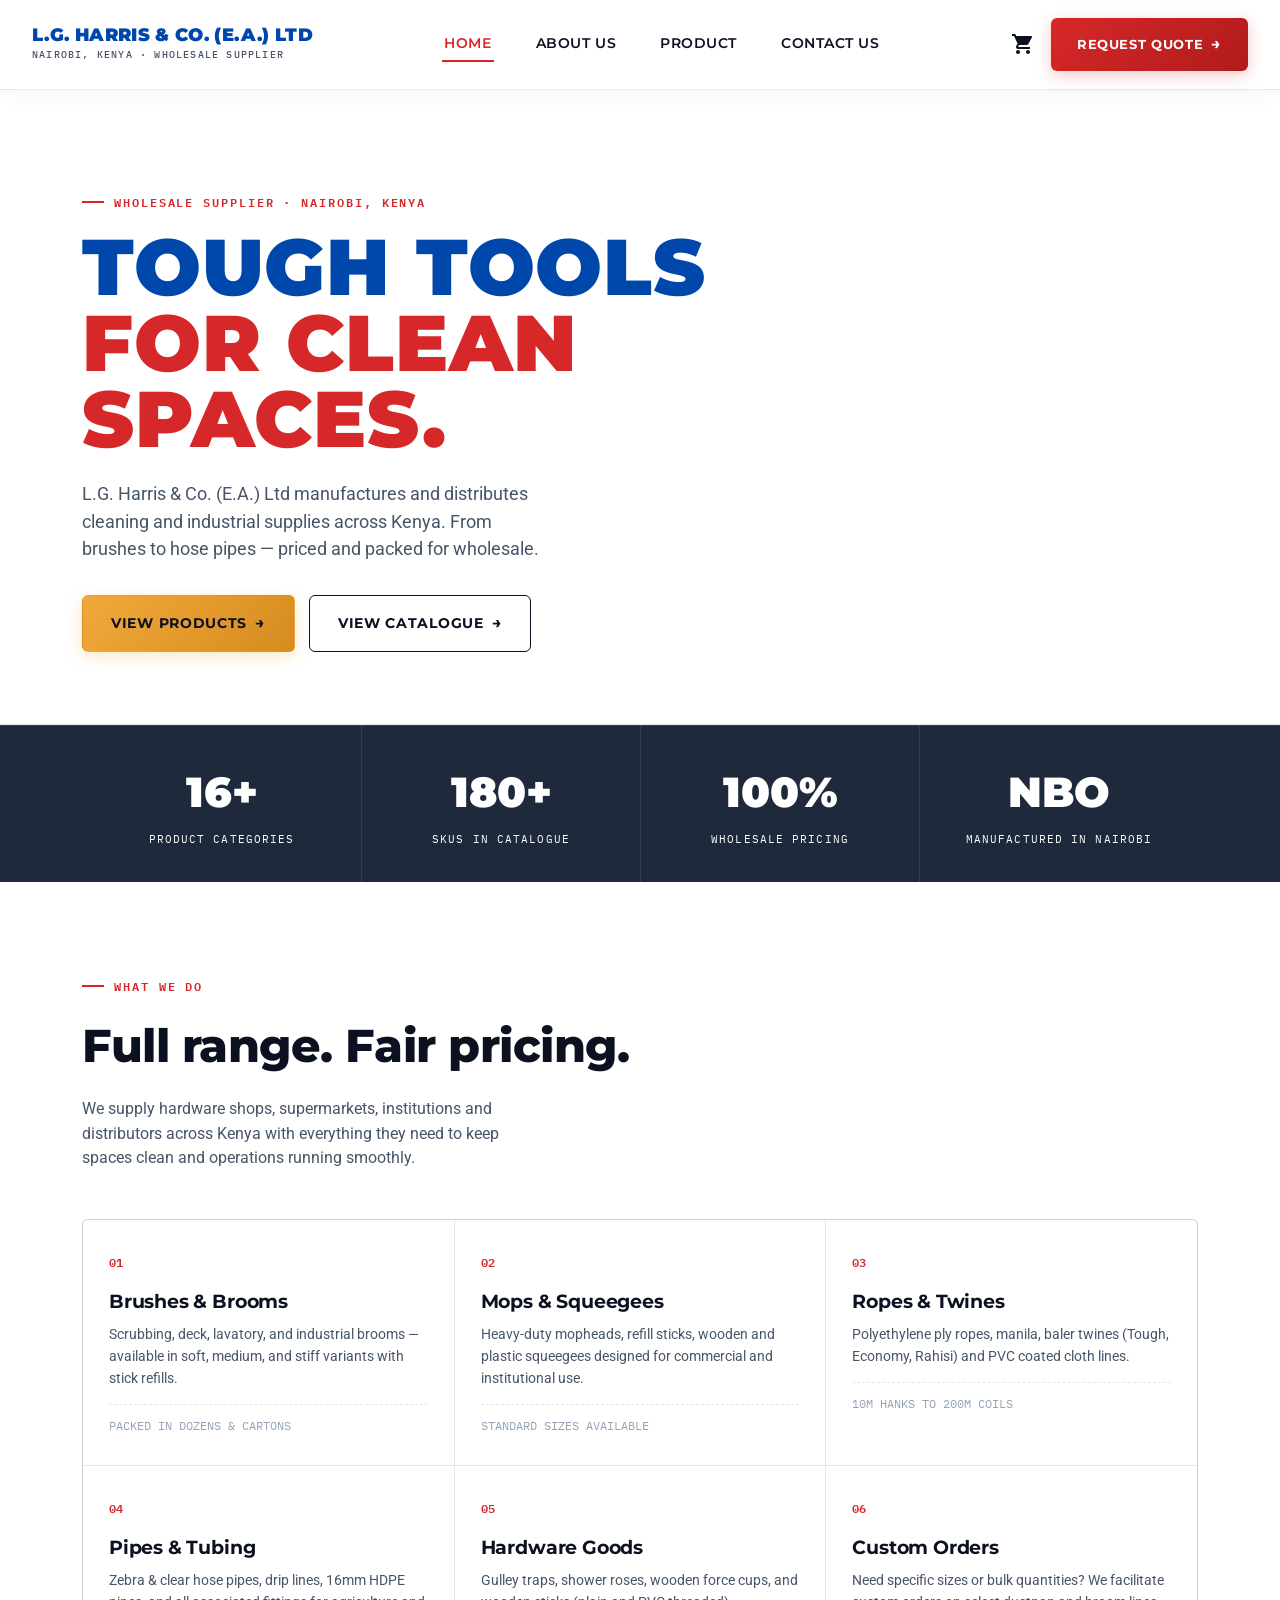
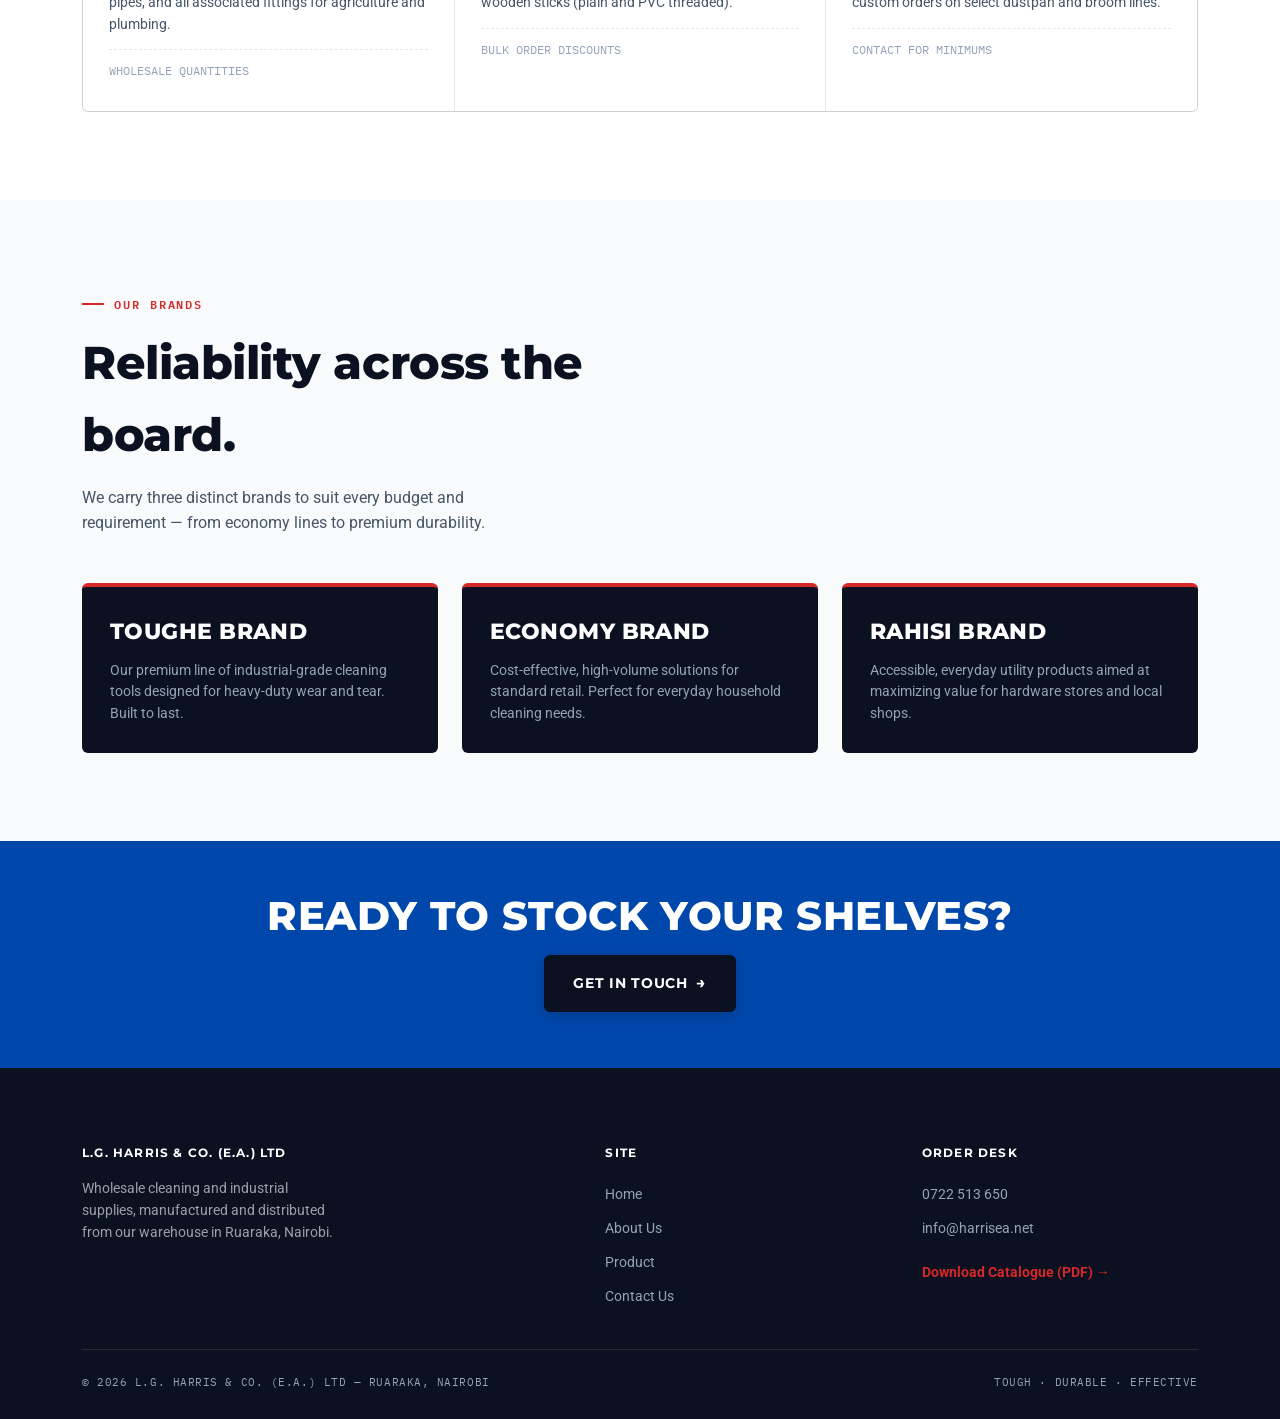
<file: index.html>
<!DOCTYPE html>
<html lang="en">
<head>
<meta charset="UTF-8">
<meta name="viewport" content="width=device-width, initial-scale=1.0">
<title>L.G. Harris & Co. (E.A.) Ltd — Wholesale Cleaning & Industrial Supplies</title>
<meta name="description" content="Wholesale distributor of cleaning and industrial supplies in Kenya. Brushes, brooms, mops, ropes, and hose pipes.">
<link rel="stylesheet" href="styles.css">
</head>
<body>

<header class="site-nav">
  <div class="nav-inner">
    <a href="index.html" class="logo">
      <span class="logo-main">L.G. Harris &amp; Co. (E.A.) Ltd</span>
      <span class="logo-sub">Nairobi, Kenya · Wholesale Supplier</span>
    </a>
    <nav class="primary-links">
      <a href="index.html" aria-current="page">Home</a>
      <a href="about us.html">About Us</a>
      <a href="product.html">Product</a>
      <a href="contact us.html">Contact Us</a>
    </nav>
    <div class="nav-actions">
      <a href="contact us.html" class="nav-cart" title="View Inquiry List">
        <svg viewBox="0 0 24 24"><path d="M7 18c-1.1 0-1.99.9-1.99 2S5.9 22 7 22s2-.9 2-2-.9-2-2-2zM1 2v2h2l3.6 7.59-1.35 2.45c-.16.28-.25.61-.25.96 0 1.1.9 2 2 2h12v-2H7.42c-.14 0-.25-.11-.25-.25l.03-.12.9-1.63h7.45c.75 0 1.41-.41 1.75-1.03l3.58-6.49c.08-.14.12-.31.12-.48 0-.55-.45-1-1-1H5.21l-.94-2H1zm16 16c-1.1 0-1.99.9-1.99 2s.89 2 1.99 2 2-.9 2-2-.9-2-2-2z"/></svg>
        <span id="navCartCount">0</span>
      </a>
      <a href="contact us.html" class="nav-cta">Request Quote</a>
    </div>
    <button class="hamburger" aria-label="Toggle menu">
      <span></span><span></span><span></span>
    </button>
  </div>
  <div class="mobile-panel">
    <a href="index.html">Home</a>
    <a href="about us.html">About Us</a>
    <a href="product.html">Product</a>
    <a href="contact us.html">Contact Us</a>
  </div>
</header>

<section class="hero">
  <div class="wrap">
    <div class="hero-grid">
      <div>
        <span class="eyebrow">Wholesale Supplier · Nairobi, Kenya</span>
        <h1 class="display">Tough tools <br><span class="accent">for clean spaces.</span></h1>
        <p class="lede">L.G. Harris &amp; Co. (E.A.) Ltd manufactures and distributes cleaning and industrial supplies across Kenya. From brushes to hose pipes — priced and packed for wholesale.</p>
        <div class="btn-row">
          <a href="product.html" class="btn btn-primary">View Products</a>
          <a href="catalogue.pdf" target="_blank" class="btn btn-outline">View Catalogue</a>
      </div>
    </div>
  </div>
</section>

<section class="stats">
  <div class="wrap">
    <div class="stats-grid">
      <div class="stat reveal">
        <div class="num" data-target="16" data-suffix="+">0</div>
        <div class="lbl">Product Categories</div>
      </div>
      <div class="stat reveal">
        <div class="num" data-target="180" data-suffix="+">0</div>
        <div class="lbl">SKUs In Catalogue</div>
      </div>
      <div class="stat reveal">
        <div class="num" data-target="100" data-suffix="%">0</div>
        <div class="lbl">Wholesale Pricing</div>
      </div>
      <div class="stat reveal">
        <div class="num">NBO</div>
        <div class="lbl">Manufactured in Nairobi</div>
      </div>
    </div>
  </div>
</section>

<section class="section">
  <div class="wrap">
    <div class="section-head reveal">
      <span class="eyebrow">What We Do</span>
      <h2>Full range. Fair pricing.</h2>
      <p>We supply hardware shops, supermarkets, institutions and distributors across Kenya with everything they need to keep spaces clean and operations running smoothly.</p>
    </div>
    <div class="cat-grid reveal">
      <div class="cat-card">
        <span class="idx">01</span>
        <h3>Brushes & Brooms</h3>
        <p>Scrubbing, deck, lavatory, and industrial brooms — available in soft, medium, and stiff variants with stick refills.</p>
        <div class="pack">PACKED IN DOZENS & CARTONS</div>
      </div>
      <div class="cat-card">
        <span class="idx">02</span>
        <h3>Mops & Squeegees</h3>
        <p>Heavy-duty mopheads, refill sticks, wooden and plastic squeegees designed for commercial and institutional use.</p>
        <div class="pack">STANDARD SIZES AVAILABLE</div>
      </div>
      <div class="cat-card">
        <span class="idx">03</span>
        <h3>Ropes & Twines</h3>
        <p>Polyethylene ply ropes, manila, baler twines (Tough, Economy, Rahisi) and PVC coated cloth lines.</p>
        <div class="pack">10M HANKS TO 200M COILS</div>
      </div>
      <div class="cat-card">
        <span class="idx">04</span>
        <h3>Pipes & Tubing</h3>
        <p>Zebra & clear hose pipes, drip lines, 16mm HDPE pipes, and all associated fittings for agriculture and plumbing.</p>
        <div class="pack">WHOLESALE QUANTITIES</div>
      </div>
      <div class="cat-card">
        <span class="idx">05</span>
        <h3>Hardware Goods</h3>
        <p>Gulley traps, shower roses, wooden force cups, and wooden sticks (plain and PVC threaded).</p>
        <div class="pack">BULK ORDER DISCOUNTS</div>
      </div>
      <div class="cat-card">
        <span class="idx">06</span>
        <h3>Custom Orders</h3>
        <p>Need specific sizes or bulk quantities? We facilitate custom orders on select dustpan and broom lines.</p>
        <div class="pack">CONTACT FOR MINIMUMS</div>
      </div>
    </div>
  </div>
</section>

<section class="section on-dim">
  <div class="wrap">
    <div class="section-head reveal">
      <span class="eyebrow">Our Brands</span>
      <h2>Reliability across the board.</h2>
      <p>We carry three distinct brands to suit every budget and requirement — from economy lines to premium durability.</p>
    </div>
    <div class="brand-row reveal">
      <div class="brand-card">
        <h4>TOUGHe Brand</h4>
        <p>Our premium line of industrial-grade cleaning tools designed for heavy-duty wear and tear. Built to last.</p>
      </div>
      <div class="brand-card">
        <h4>Economy Brand</h4>
        <p>Cost-effective, high-volume solutions for standard retail. Perfect for everyday household cleaning needs.</p>
      </div>
      <div class="brand-card">
        <h4>Rahisi Brand</h4>
        <p>Accessible, everyday utility products aimed at maximizing value for hardware stores and local shops.</p>
      </div>
    </div>
  </div>
</section>

<section class="cta-banner">
  <div class="wrap">
    <h2 class="display" style="letter-spacing:0.01em;">Ready to stock your shelves?</h2>
    <a href="contact us.html" class="btn btn-primary">Get In Touch</a>
  </div>
</section>

<footer>
  <div class="wrap">
    <div class="footer-grid">
      <div>
        <h5>L.G. Harris &amp; Co. (E.A.) Ltd</h5>
        <p style="color:#9BA0A9; font-size:14px; max-width:32ch;">Wholesale cleaning and industrial supplies, manufactured and distributed from our warehouse in Ruaraka, Nairobi.</p>
      </div>
      <div>
        <h5>Site</h5>
        <a href="index.html">Home</a>
        <a href="about us.html">About Us</a>
        <a href="product.html">Product</a>
        <a href="contact us.html">Contact Us</a>
      </div>
      <div>
        <h5>Order Desk</h5>
        <a href="tel:+254722513650">0722 513 650</a>
        <a href="mailto:info@harrisea.net">info@harrisea.net</a>
        <a href="catalogue.pdf" target="_blank" style="margin-top:10px; color:var(--red); font-weight:700;">Download Catalogue (PDF) →</a>
      </div>
    </div>
    <div class="footer-bottom">
      <span>© 2026 L.G. HARRIS &amp; CO. (E.A.) LTD — RUARAKA, NAIROBI</span>
      <span>TOUGH · DURABLE · EFFECTIVE</span>
    </div>
  </div>
</footer>

<script src="script.js"></script>
</body>
</html>
</file>
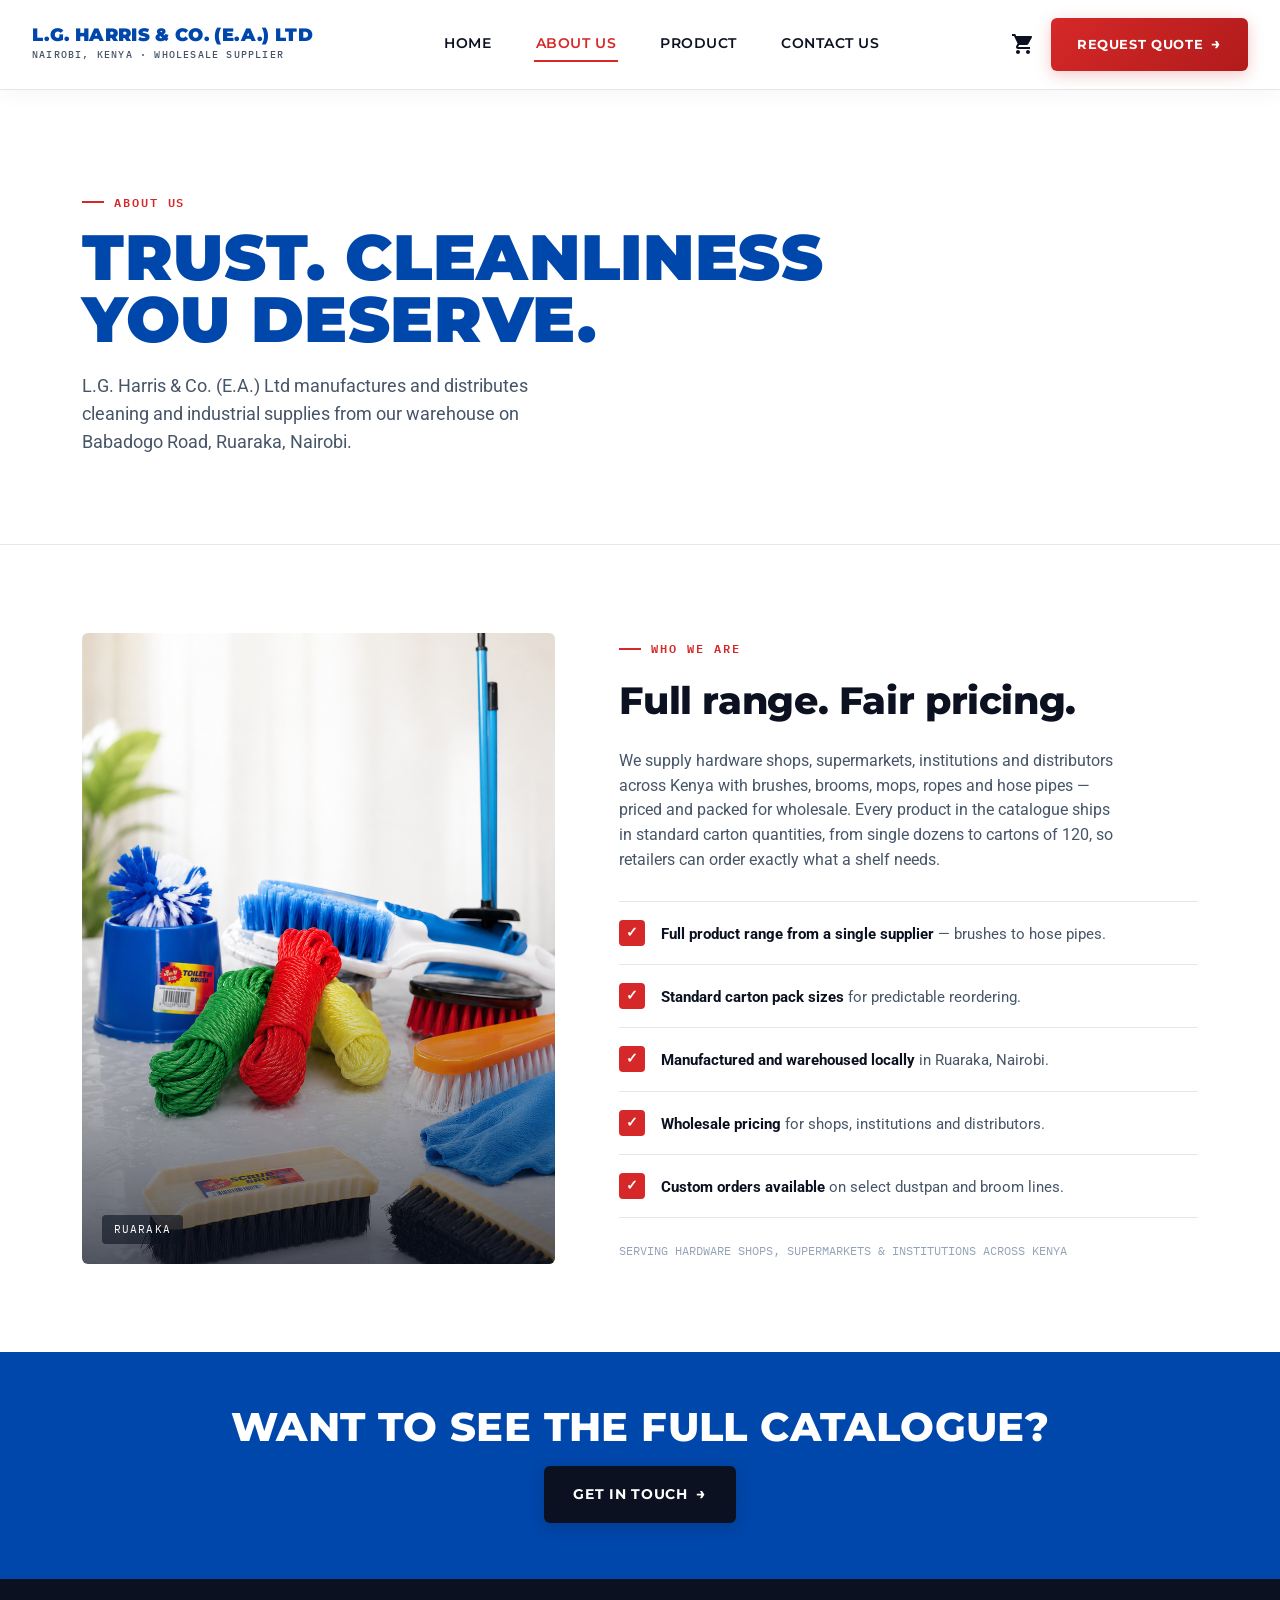
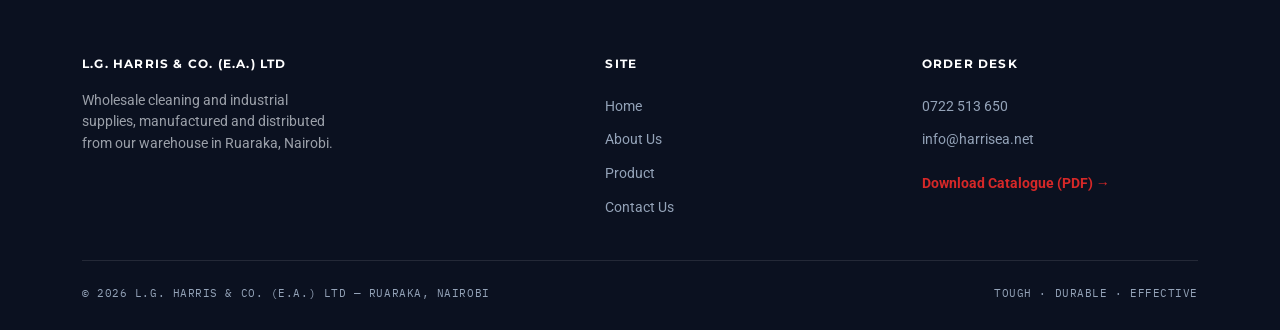
<file: about us.html>
<!DOCTYPE html>
<html lang="en">
<head>
<meta charset="UTF-8">
<meta name="viewport" content="width=device-width, initial-scale=1.0">
<title>About Us — L.G. Harris & Co. (E.A.) Ltd</title>
<meta name="description" content="Who L.G. Harris & Co. (E.A.) Ltd is and how we supply wholesale cleaning and industrial supplies across Kenya.">
<link rel="stylesheet" href="styles.css">
</head>
<body>

<header class="site-nav">
  <div class="nav-inner">
    <a href="index.html" class="logo">
      <span class="logo-main">L.G. Harris &amp; Co. (E.A.) Ltd</span>
      <span class="logo-sub">Nairobi, Kenya · Wholesale Supplier</span>
    </a>
    <nav class="primary-links">
      <a href="index.html">Home</a>
      <a href="about us.html" aria-current="page">About Us</a>
      <a href="product.html">Product</a>
      <a href="contact us.html">Contact Us</a>
    </nav>
    <div class="nav-actions">
      <a href="contact us.html" class="nav-cart" title="View Inquiry List">
        <svg viewBox="0 0 24 24"><path d="M7 18c-1.1 0-1.99.9-1.99 2S5.9 22 7 22s2-.9 2-2-.9-2-2-2zM1 2v2h2l3.6 7.59-1.35 2.45c-.16.28-.25.61-.25.96 0 1.1.9 2 2 2h12v-2H7.42c-.14 0-.25-.11-.25-.25l.03-.12.9-1.63h7.45c.75 0 1.41-.41 1.75-1.03l3.58-6.49c.08-.14.12-.31.12-.48 0-.55-.45-1-1-1H5.21l-.94-2H1zm16 16c-1.1 0-1.99.9-1.99 2s.89 2 1.99 2 2-.9 2-2-.9-2-2-2z"/></svg>
        <span id="navCartCount">0</span>
      </a>
      <a href="contact us.html" class="nav-cta">Request Quote</a>
    </div>
    <button class="hamburger" aria-label="Toggle menu">
      <span></span><span></span><span></span>
    </button>
  </div>
  <div class="mobile-panel">
    <a href="index.html">Home</a>
    <a href="about us.html">About Us</a>
    <a href="product.html">Product</a>
    <a href="contact us.html">Contact Us</a>
  </div>
</header>

<section class="hero" style="padding-bottom:56px;">
  <div class="wrap">
    <span class="eyebrow">About Us</span>
    <h1 class="display" style="font-size:clamp(38px,5.5vw,64px); margin-top:16px;">Trust. Cleanliness<br>you deserve.</h1>
    <p class="lede" style="margin-top:18px;">L.G. Harris &amp; Co. (E.A.) Ltd manufactures and distributes cleaning and industrial supplies from our warehouse on Babadogo Road, Ruaraka, Nairobi.</p>
  </div>
</section>

<section class="section">
  <div class="wrap">
    <div class="about-grid">
      <div class="about-media reveal">
        <img src="images/about-warehouse.png" alt="L.G. Harris Ruaraka Warehouse">
        <span class="cap">Ruaraka</span>
      </div>
      <div class="reveal">
        <span class="eyebrow">Who We Are</span>
        <h2 style="font-size:clamp(28px,3.6vw,38px); margin:14px 0 18px;">Full range. Fair pricing.</h2>
        <p style="color:var(--steel); font-size:16px; max-width:56ch;">
          We supply hardware shops, supermarkets, institutions and distributors across Kenya with brushes, brooms, mops, ropes and hose pipes — priced and packed for wholesale. Every product in the catalogue ships in standard carton quantities, from single dozens to cartons of 120, so retailers can order exactly what a shelf needs.
        </p>

        <div class="value-list">
          <div class="value-item">
            <div class="check">✓</div>
            <p><strong>Full product range from a single supplier</strong> — brushes to hose pipes.</p>
          </div>
          <div class="value-item">
            <div class="check">✓</div>
            <p><strong>Standard carton pack sizes</strong> for predictable reordering.</p>
          </div>
          <div class="value-item">
            <div class="check">✓</div>
            <p><strong>Manufactured and warehoused locally</strong> in Ruaraka, Nairobi.</p>
          </div>
          <div class="value-item">
            <div class="check">✓</div>
            <p><strong>Wholesale pricing</strong> for shops, institutions and distributors.</p>
          </div>
          <div class="value-item">
            <div class="check">✓</div>
            <p><strong>Custom orders available</strong> on select dustpan and broom lines.</p>
          </div>
        </div>
        <p class="timeline-note">SERVING HARDWARE SHOPS, SUPERMARKETS &amp; INSTITUTIONS ACROSS KENYA</p>
      </div>
    </div>
  </div>
</section>

<section class="cta-banner">
  <div class="wrap">
    <h2 class="display" style="letter-spacing:0.01em;">Want to see the full catalogue?</h2>
    <a href="contact us.html" class="btn btn-primary">Get In Touch</a>
  </div>
</section>

<footer>
  <div class="wrap">
    <div class="footer-grid">
      <div>
        <h5>L.G. Harris &amp; Co. (E.A.) Ltd</h5>
        <p style="color:#9BA0A9; font-size:14px; max-width:32ch;">Wholesale cleaning and industrial supplies, manufactured and distributed from our warehouse in Ruaraka, Nairobi.</p>
      </div>
      <div>
        <h5>Site</h5>
        <a href="index.html">Home</a>
        <a href="about us.html">About Us</a>
        <a href="product.html">Product</a>
        <a href="contact us.html">Contact Us</a>
      </div>
      <div>
        <h5>Order Desk</h5>
        <a href="tel:+254722513650">0722 513 650</a>
        <a href="mailto:info@harrisea.net">info@harrisea.net</a>
        <a href="catalogue.pdf" target="_blank" style="margin-top:10px; color:var(--red); font-weight:700;">Download Catalogue (PDF) →</a>
      </div>
    </div>
    <div class="footer-bottom">
      <span>© 2026 L.G. HARRIS &amp; CO. (E.A.) LTD — RUARAKA, NAIROBI</span>
      <span>TOUGH · DURABLE · EFFECTIVE</span>
    </div>
  </div>
</footer>

<script src="script.js"></script>
</body>
</html>
</file>
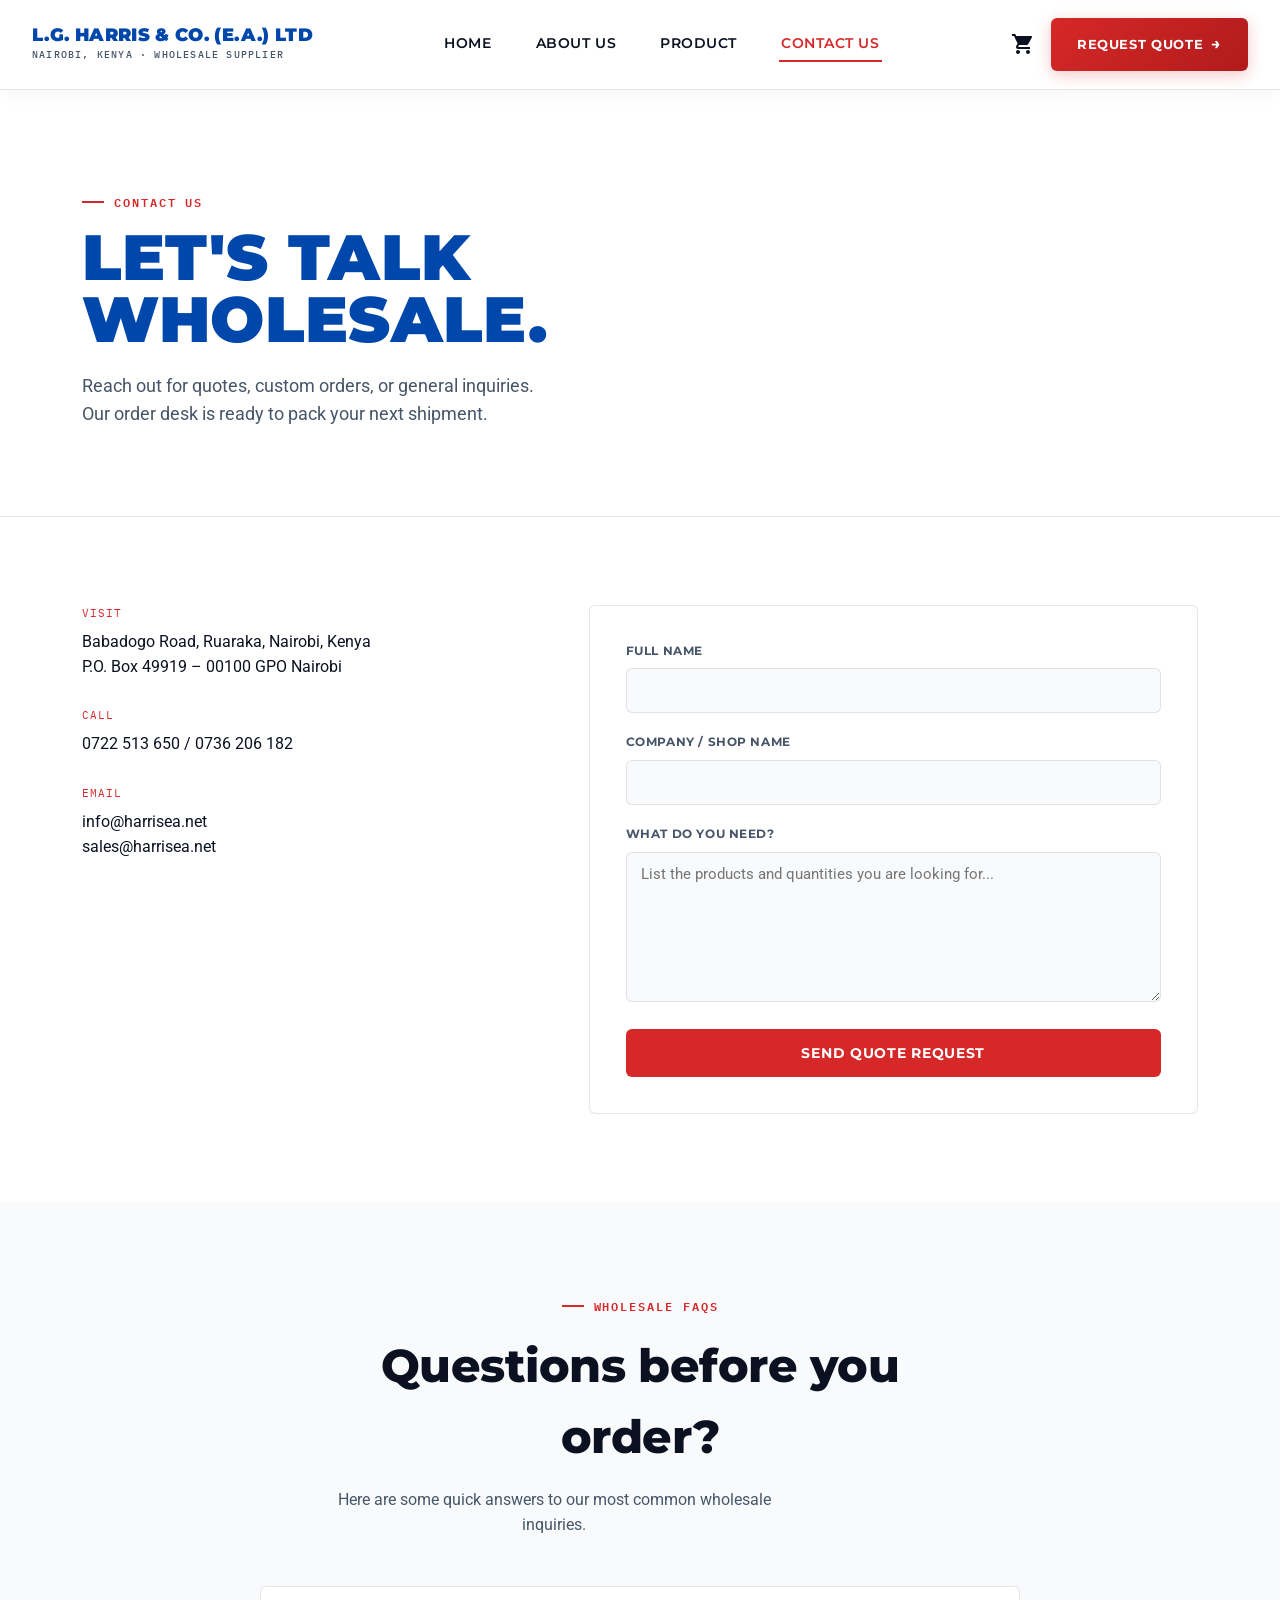
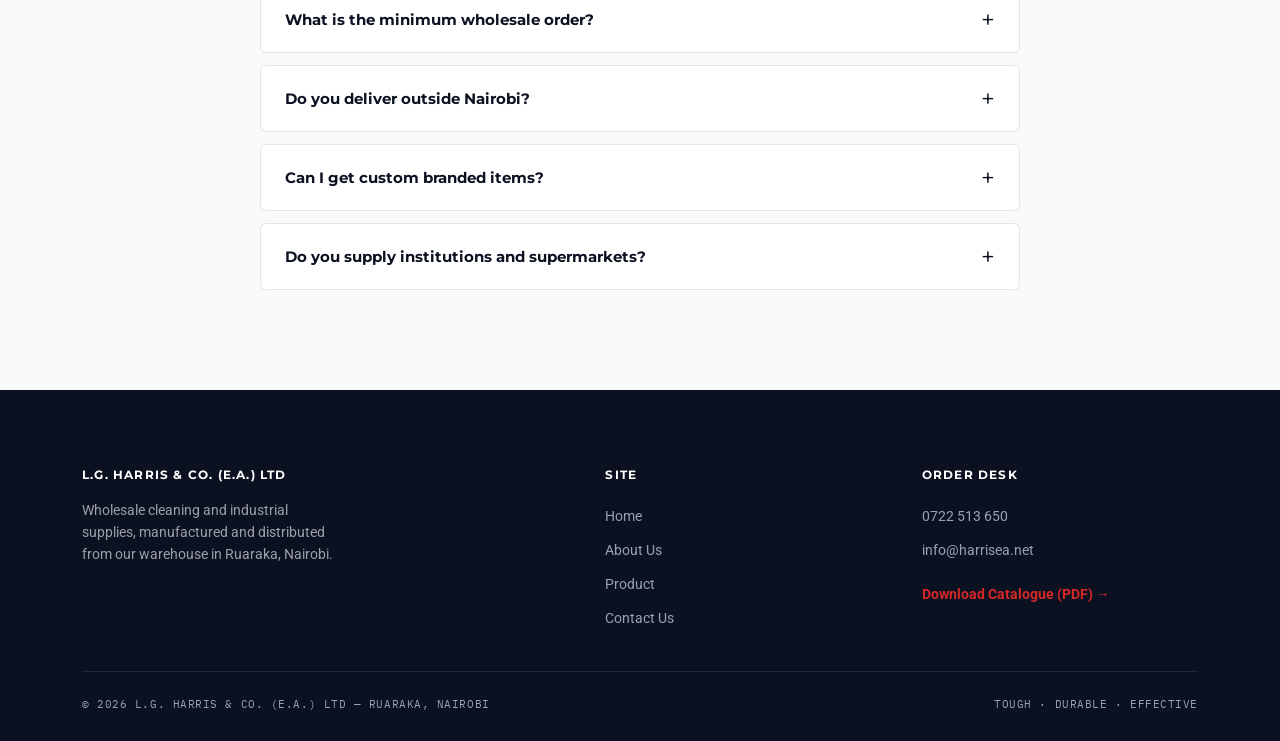
<file: contact us.html>
<!DOCTYPE html>
<html lang="en">
<head>
<meta charset="UTF-8">
<meta name="viewport" content="width=device-width, initial-scale=1.0">
<title>Contact Us — L.G. Harris & Co. (E.A.) Ltd</title>
<meta name="description" content="Contact L.G. Harris & Co. (E.A.) Ltd for wholesale cleaning supplies and industrial orders in Kenya.">
<link rel="stylesheet" href="styles.css">
</head>
<body>

<header class="site-nav">
  <div class="nav-inner">
    <a href="index.html" class="logo">
      <span class="logo-main">L.G. Harris &amp; Co. (E.A.) Ltd</span>
      <span class="logo-sub">Nairobi, Kenya · Wholesale Supplier</span>
    </a>
    <nav class="primary-links">
      <a href="index.html">Home</a>
      <a href="about us.html">About Us</a>
      <a href="product.html">Product</a>
      <a href="contact us.html" aria-current="page">Contact Us</a>
    </nav>
    <div class="nav-actions">
      <a href="contact us.html" class="nav-cart" title="View Inquiry List">
        <svg viewBox="0 0 24 24"><path d="M7 18c-1.1 0-1.99.9-1.99 2S5.9 22 7 22s2-.9 2-2-.9-2-2-2zM1 2v2h2l3.6 7.59-1.35 2.45c-.16.28-.25.61-.25.96 0 1.1.9 2 2 2h12v-2H7.42c-.14 0-.25-.11-.25-.25l.03-.12.9-1.63h7.45c.75 0 1.41-.41 1.75-1.03l3.58-6.49c.08-.14.12-.31.12-.48 0-.55-.45-1-1-1H5.21l-.94-2H1zm16 16c-1.1 0-1.99.9-1.99 2s.89 2 1.99 2 2-.9 2-2-.9-2-2-2z"/></svg>
        <span id="navCartCount">0</span>
      </a>
      <a href="contact us.html" class="nav-cta">Request Quote</a>
    </div>
    <button class="hamburger" aria-label="Toggle menu">
      <span></span><span></span><span></span>
    </button>
  </div>
  <div class="mobile-panel">
    <a href="index.html">Home</a>
    <a href="about us.html">About Us</a>
    <a href="product.html">Product</a>
    <a href="contact us.html">Contact Us</a>
  </div>
</header>

<section class="hero" style="padding-bottom:56px;">
  <div class="wrap">
    <span class="eyebrow">Contact Us</span>
    <h1 class="display" style="font-size:clamp(38px,5.5vw,64px); margin-top:16px;">Let's talk <br>wholesale.</h1>
    <p class="lede" style="margin-top:18px;">Reach out for quotes, custom orders, or general inquiries. Our order desk is ready to pack your next shipment.</p>
  </div>
</section>

<section class="section">
  <div class="wrap">
    <div class="contact-grid">
      
      <div class="info-block reveal">
        <div class="info-item">
          <span class="lbl">Visit</span>
          <p>Babadogo Road, Ruaraka, Nairobi, Kenya<br>P.O. Box 49919 – 00100 GPO Nairobi</p>
        </div>
        <div class="info-item">
          <span class="lbl">Call</span>
          <p>
            <a href="tel:+254722513650">0722 513 650</a> / 
            <a href="tel:+254736206182">0736 206 182</a>
          </p>
        </div>
        <div class="info-item">
          <span class="lbl">Email</span>
          <p>
            <a href="mailto:info@harrisea.net">info@harrisea.net</a><br>
            <a href="mailto:sales@harrisea.net">sales@harrisea.net</a>
          </p>
        </div>
      </div>

      <div class="reveal">
        <form class="quote-form">
          <div class="form-row">
            <label for="name">Full Name</label>
            <input type="text" id="name" name="name">
          </div>
          <div class="form-row">
            <label for="company">Company / Shop Name</label>
            <input type="text" id="company" name="company">
          </div>
          <div class="form-row">
            <label for="need">What do you need?</label>
            <textarea id="need" name="need" placeholder="List the products and quantities you are looking for..." required></textarea>
          </div>
          <button type="submit" class="submit-btn">Send Quote Request</button>
        </form>
      </div>

    </div>
  </div>
</section>

<!-- ACCORDION FAQ SECTION -->
<section class="section on-dim">
  <div class="wrap">
    <div class="section-head reveal" style="text-align:center; margin-left:auto; margin-right:auto;">
      <span class="eyebrow">Wholesale FAQs</span>
      <h2>Questions before you order?</h2>
      <p>Here are some quick answers to our most common wholesale inquiries.</p>
    </div>
    
    <div class="faq-wrap reveal">
      <div class="faq-item">
        <button class="faq-q">What is the minimum wholesale order? <span class="faq-icon">+</span></button>
        <div class="faq-a"><p>We cater to bulk orders packed in standard carton quantities. Minimum order values depend on the product line. Please contact our sales desk for specific minimums.</p></div>
      </div>
      <div class="faq-item">
        <button class="faq-q">Do you deliver outside Nairobi? <span class="faq-icon">+</span></button>
        <div class="faq-a"><p>Yes, we distribute across Kenya. We arrange transport via trusted couriers for upcountry orders, with freight costs covered by the buyer.</p></div>
      </div>
      <div class="faq-item">
        <button class="faq-q">Can I get custom branded items? <span class="faq-icon">+</span></button>
        <div class="faq-a"><p>Custom orders are available on select dustpan and broom lines for large volume distributors. Reach out to us to discuss your specific branding needs.</p></div>
      </div>
      <div class="faq-item">
        <button class="faq-q">Do you supply institutions and supermarkets? <span class="faq-icon">+</span></button>
        <div class="faq-a"><p>Absolutely. We are equipped to supply large-scale institutions, supermarket chains, and hardware distributors with high-volume stock.</p></div>
      </div>
    </div>
  </div>
</section>

<footer>
  <div class="wrap">
    <div class="footer-grid">
      <div>
        <h5>L.G. Harris &amp; Co. (E.A.) Ltd</h5>
        <p style="color:#9BA0A9; font-size:14px; max-width:32ch;">Wholesale cleaning and industrial supplies, manufactured and distributed from our warehouse in Ruaraka, Nairobi.</p>
      </div>
      <div>
        <h5>Site</h5>
        <a href="index.html">Home</a>
        <a href="about us.html">About Us</a>
        <a href="product.html">Product</a>
        <a href="contact us.html">Contact Us</a>
      </div>
      <div>
        <h5>Order Desk</h5>
        <a href="tel:+254722513650">0722 513 650</a>
        <a href="mailto:info@harrisea.net">info@harrisea.net</a>
        <a href="catalogue.pdf" target="_blank" style="margin-top:10px; color:var(--red); font-weight:700;">Download Catalogue (PDF) →</a>
      </div>
    </div>
    <div class="footer-bottom">
      <span>© 2026 L.G. HARRIS &amp; CO. (E.A.) LTD — RUARAKA, NAIROBI</span>
      <span>TOUGH · DURABLE · EFFECTIVE</span>
    </div>
  </div>
</footer>

<script src="script.js"></script>
</body>
</html>
</file>
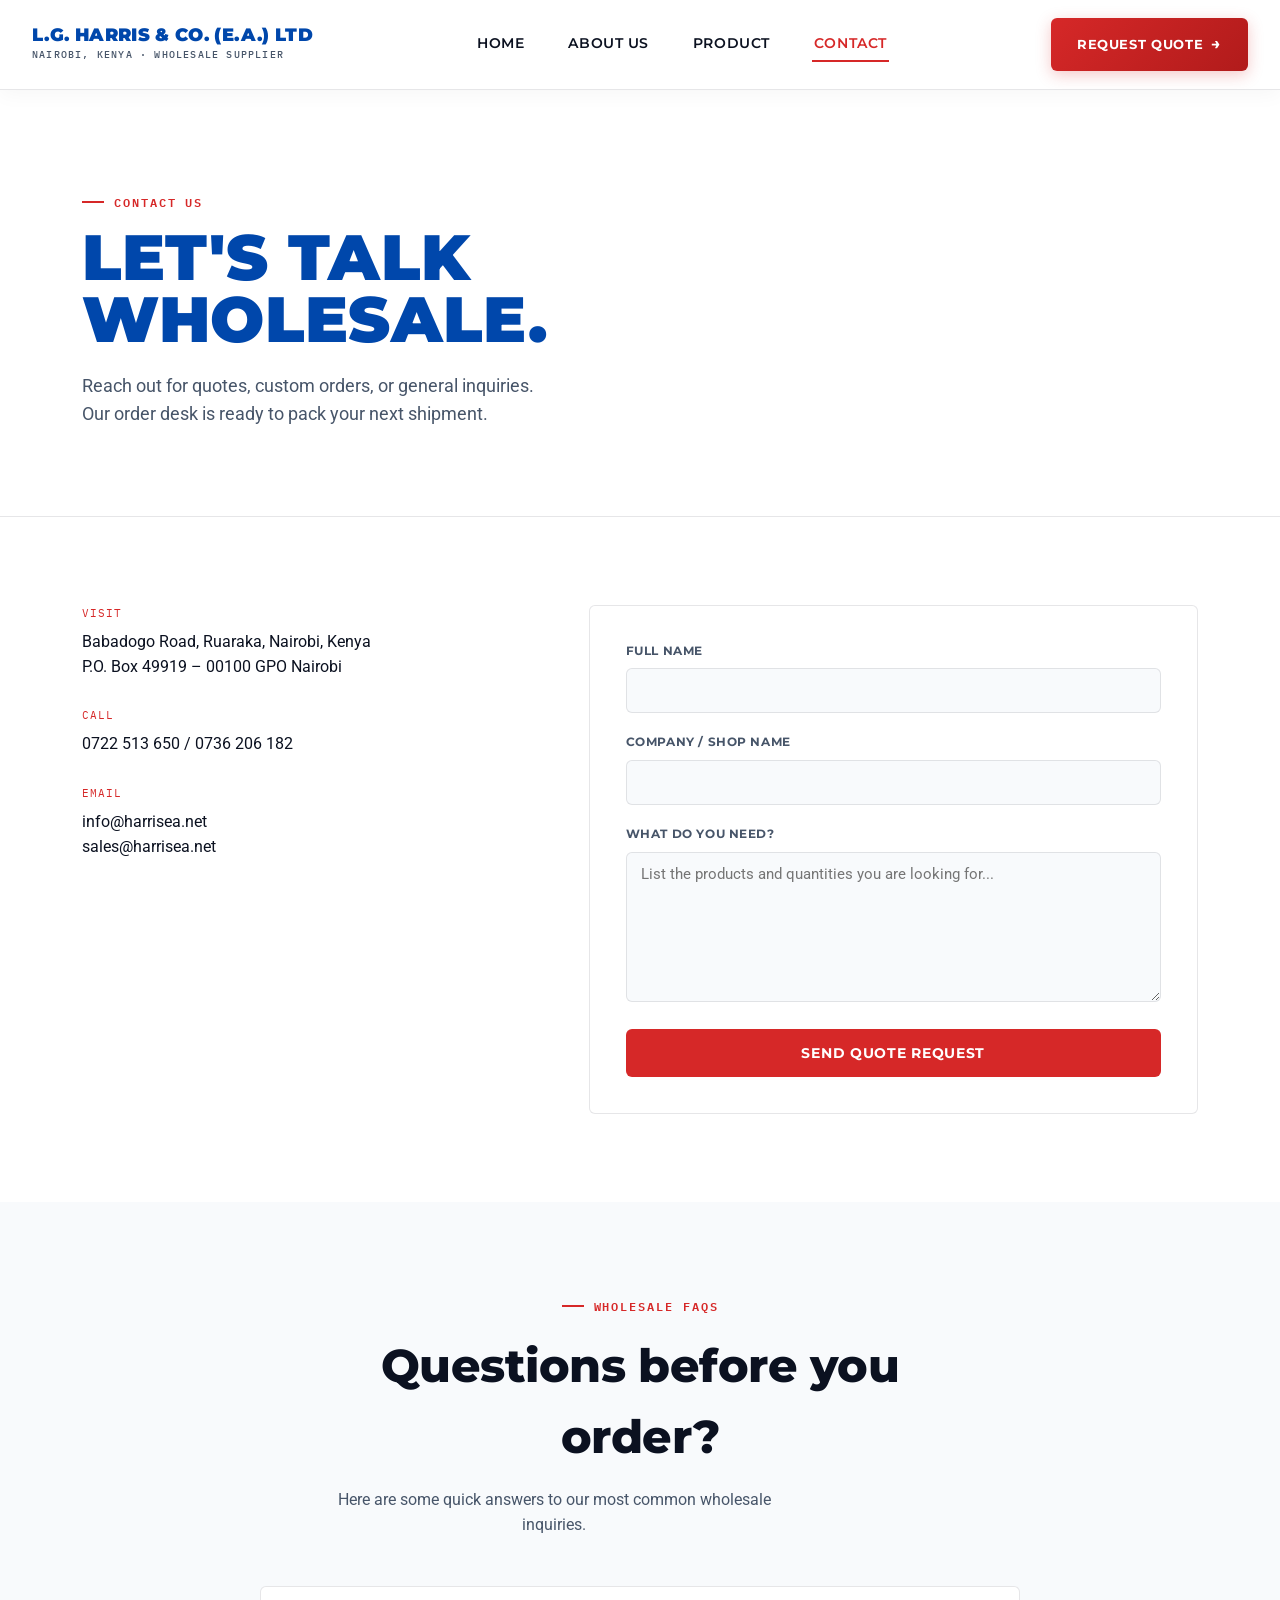
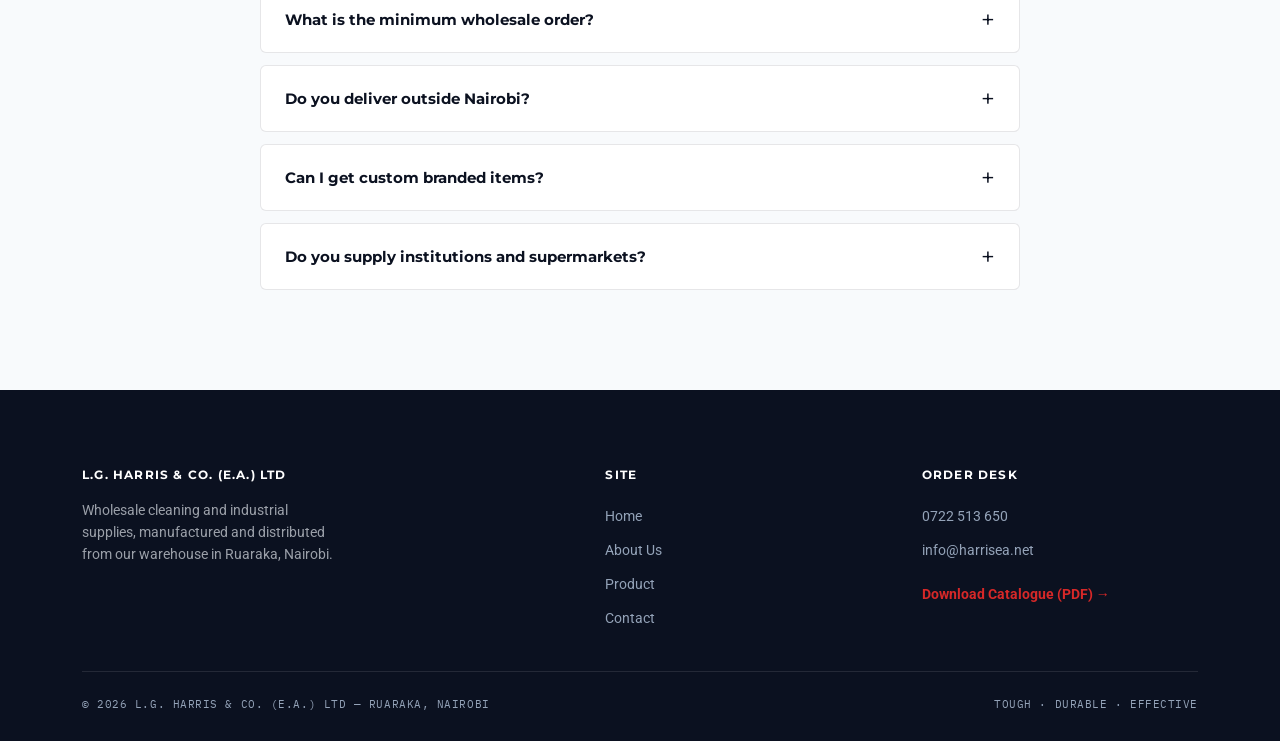
<file: contact.html>
<!DOCTYPE html>
<html lang="en">
<head>
<meta charset="UTF-8">
<meta name="viewport" content="width=device-width, initial-scale=1.0">
<title>Contact — L.G. Harris & Co. (E.A.) Ltd</title>
<meta name="description" content="Contact L.G. Harris & Co. (E.A.) Ltd for wholesale cleaning supplies and industrial orders in Kenya.">
<link rel="stylesheet" href="styles.css">
</head>
<body>

<header class="site-nav">
  <div class="nav-inner">
    <a href="index.html" class="logo">
      <span class="logo-main">L.G. Harris &amp; Co. (E.A.) Ltd</span>
      <span class="logo-sub">Nairobi, Kenya · Wholesale Supplier</span>
    </a>
    <nav class="primary-links">
      <a href="index.html">Home</a>
      <a href="about us.html">About Us</a>
      <a href="product.html">Product</a>
      <a href="contact.html" aria-current="page">Contact</a>
    </nav>
    <a href="contact.html" class="nav-cta">Request Quote</a>
    <button class="hamburger" aria-label="Toggle menu">
      <span></span><span></span><span></span>
    </button>
  </div>
  <div class="mobile-panel">
    <a href="index.html">Home</a>
    <a href="about us.html">About Us</a>
    <a href="product.html">Product</a>
    <a href="contact.html">Contact</a>
  </div>
</header>

<section class="hero" style="padding-bottom:56px;">
  <div class="wrap">
    <span class="eyebrow">Contact Us</span>
    <h1 class="display" style="font-size:clamp(38px,5.5vw,64px); margin-top:16px;">Let's talk <br>wholesale.</h1>
    <p class="lede" style="margin-top:18px;">Reach out for quotes, custom orders, or general inquiries. Our order desk is ready to pack your next shipment.</p>
  </div>
</section>

<section class="section">
  <div class="wrap">
    <div class="contact-grid">
      
      <div class="info-block reveal">
        <div class="info-item">
          <span class="lbl">Visit</span>
          <p>Babadogo Road, Ruaraka, Nairobi, Kenya<br>P.O. Box 49919 – 00100 GPO Nairobi</p>
        </div>
        <div class="info-item">
          <span class="lbl">Call</span>
          <p>
            <a href="tel:+254722513650">0722 513 650</a> / 
            <a href="tel:+254736206182">0736 206 182</a>
          </p>
        </div>
        <div class="info-item">
          <span class="lbl">Email</span>
          <p>
            <a href="mailto:info@harrisea.net">info@harrisea.net</a><br>
            <a href="mailto:sales@harrisea.net">sales@harrisea.net</a>
          </p>
        </div>
      </div>

      <div class="reveal">
        <form class="quote-form">
          <div class="form-row">
            <label for="name">Full Name</label>
            <input type="text" id="name" name="name" placeholder>
          </div>
          <div class="form-row">
            <label for="company">Company / Shop Name</label>
            <input type="text" id="company" name="company" placeholder>
          </div>
          <div class="form-row">
            <label for="need">What do you need?</label>
            <textarea id="need" name="need" placeholder="List the products and quantities you are looking for..." required></textarea>
          </div>
          <button type="submit" class="submit-btn">Send Quote Request</button>
        </form>
      </div>

    </div>
  </div>
</section>

<!-- ACCORDION FAQ SECTION -->
<section class="section on-dim">
  <div class="wrap">
    <div class="section-head reveal" style="text-align:center; margin-left:auto; margin-right:auto;">
      <span class="eyebrow">Wholesale FAQs</span>
      <h2>Questions before you order?</h2>
      <p>Here are some quick answers to our most common wholesale inquiries.</p>
    </div>
    
    <div class="faq-wrap reveal">
      <div class="faq-item">
        <button class="faq-q">What is the minimum wholesale order? <span class="faq-icon">+</span></button>
        <div class="faq-a"><p>We cater to bulk orders packed in standard carton quantities. Minimum order values depend on the product line. Please contact our sales desk for specific minimums.</p></div>
      </div>
      <div class="faq-item">
        <button class="faq-q">Do you deliver outside Nairobi? <span class="faq-icon">+</span></button>
        <div class="faq-a"><p>Yes, we distribute across Kenya. We arrange transport via trusted couriers for upcountry orders, with freight costs covered by the buyer.</p></div>
      </div>
      <div class="faq-item">
        <button class="faq-q">Can I get custom branded items? <span class="faq-icon">+</span></button>
        <div class="faq-a"><p>Custom orders are available on select dustpan and broom lines for large volume distributors. Reach out to us to discuss your specific branding needs.</p></div>
      </div>
      <div class="faq-item">
        <button class="faq-q">Do you supply institutions and supermarkets? <span class="faq-icon">+</span></button>
        <div class="faq-a"><p>Absolutely. We are equipped to supply large-scale institutions, supermarket chains, and hardware distributors with high-volume stock.</p></div>
      </div>
    </div>
  </div>
</section>

<footer>
  <div class="wrap">
    <div class="footer-grid">
      <div>
        <h5>L.G. Harris &amp; Co. (E.A.) Ltd</h5>
        <p style="color:#9BA0A9; font-size:14px; max-width:32ch;">Wholesale cleaning and industrial supplies, manufactured and distributed from our warehouse in Ruaraka, Nairobi.</p>
      </div>
      <div>
        <h5>Site</h5>
        <a href="index.html">Home</a>
        <a href="about us.html">About Us</a>
        <a href="product.html">Product</a>
        <a href="contact.html">Contact</a>
      </div>
      <div>
        <h5>Order Desk</h5>
        <a href="tel:+254722513650">0722 513 650</a>
        <a href="mailto:info@harrisea.net">info@harrisea.net</a>
        <a href="catalogue.pdf" target="_blank" style="margin-top:10px; color:var(--red); font-weight:700;">Download Catalogue (PDF) →</a>
      </div>
    </div>
    <div class="footer-bottom">
      <span>© 2026 L.G. HARRIS &amp; CO. (E.A.) LTD — RUARAKA, NAIROBI</span>
      <span>TOUGH · DURABLE · EFFECTIVE</span>
    </div>
  </div>
</footer>

<script src="script.js"></script>
</body>
</html>
</file>
<file: styles.css>
/* ============================================
   L.G. HARRIS & CO. — shared stylesheet
   ============================================ */

@import url('https://fonts.googleapis.com/css2?family=Montserrat:wght@400;500;600;700;800;900&family=Roboto:wght@300;400;500;700&family=IBM+Plex+Mono:wght@500;600&display=swap');

:root{
  --blue:#0B1120;        
  --blue-soft:#1E293B;   
  --green:#0E8A4F;       
  --green-dark:#0A6B3D;
  --red:#D62828;         
  --yellow:#F2A93B;      
  --yellow-deep:#D68B1E;
  --paper:#FFFFFF;       
  --paper-dim:#F8FAFC;   
  --steel:#475569;       
  --steel-light:#94A3B8; 
  --line: rgba(11,17,32,0.10);
  --line-light: rgba(255,255,255,0.10);
  --radius: 6px;
}

*,*::before,*::after{ box-sizing:border-box; }
html{ scroll-behavior:smooth; }
body{
  margin:0;
  background:var(--paper);
  color:var(--blue);
  font-family:'Roboto', sans-serif;
  font-size:16px;
  line-height:1.55;
  -webkit-font-smoothing:antialiased;
}
img{ max-width:100%; display:block; }
a{ color:inherit; text-decoration:none; }
ul{ list-style:none; margin:0; padding:0; }
h1,h2,h3,h4{ margin:0; font-family:'Montserrat', sans-serif; font-weight:800; letter-spacing:-0.01em; }
p{ margin:0; }
button{ font-family:'Roboto', sans-serif; cursor:pointer; }

.eyebrow{ font-family:'IBM Plex Mono',monospace; font-size:12px; font-weight:600; letter-spacing:0.16em; text-transform:uppercase; color:var(--red); display:inline-flex; align-items:center; gap:10px; }
.eyebrow::before{ content:""; width:22px; height:2px; background:var(--red); display:inline-block; }
.display{ font-family:'Montserrat', sans-serif; font-weight:900; text-transform:uppercase; letter-spacing:0.01em; line-height:0.96; }
.wrap{ max-width:1180px; margin:0 auto; padding:0 32px; }
:focus-visible{ outline:3px solid var(--yellow); outline-offset:2px; }

/* NAV */
header.site-nav{ position:sticky; top:0; z-index:100; background:var(--paper); border-bottom:1px solid var(--line); box-shadow: 0 4px 20px rgba(11,17,32,0.04); }
.nav-inner{ display:flex; align-items:center; justify-content: space-between; padding:18px 32px; max-width:1280px; margin:0 auto; }
.logo{ display:flex; flex-direction:column; gap:3px; text-decoration:none; flex-shrink: 0; }
.logo-main{ font-family:'Montserrat', sans-serif; font-weight:900; font-size:18px; letter-spacing:0.02em; color:#0047AB; text-transform:uppercase; line-height:1; }
.logo-sub{ font-family:'IBM Plex Mono',monospace; font-size:10px; font-weight:500; letter-spacing:0.12em; color:var(--steel); text-transform:uppercase; }
nav.primary-links{ display:flex; align-items:center; gap:40px; flex-shrink: 0; }
nav.primary-links a{ font-family:'Montserrat', sans-serif; font-size:14px; font-weight:600; text-transform:uppercase; letter-spacing:0.04em; padding:6px 2px; border-bottom:2px solid transparent; transition:border-color .15s ease, color .15s ease; }
nav.primary-links a:hover, nav.primary-links a[aria-current="page"]{ border-color:var(--red); color:var(--red); }

.nav-actions { display:flex; align-items:center; gap:16px; flex-shrink:0; }

/* NAV CART ICON */
.nav-cart { position: relative; display: flex; align-items: center; justify-content: center; color: var(--blue); transition: color 0.2s ease; }
.nav-cart:hover { color: var(--red); }
.nav-cart svg { width: 24px; height: 24px; fill: currentColor; }
.nav-cart span { position: absolute; top: -6px; right: -8px; background: var(--red); color: #fff; font-family: 'Montserrat', sans-serif; font-weight: 800; font-size: 10px; width: 18px; height: 18px; border-radius: 50%; display: flex; align-items: center; justify-content: center; border: 2px solid #fff; }

.nav-cta{ display: inline-flex; align-items:center; gap:8px; background: linear-gradient(135deg, var(--red), #B11B1B); color: var(--paper); font-family:'Montserrat', sans-serif; font-size:13px; font-weight:700; text-transform:uppercase; letter-spacing:0.05em; padding:14px 26px; border:none; border-radius:var(--radius); transition:all 0.3s cubic-bezier(0.25, 0.8, 0.25, 1); box-shadow: 0 4px 15px rgba(214, 40, 40, 0.25); position:relative; }
.nav-cta::after{ content:"→"; font-size:16px; font-weight:700; transition: transform 0.3s ease; }
.nav-cta:hover{ transform: translateY(-3px); box-shadow: 0 8px 25px rgba(214, 40, 40, 0.35); filter: brightness(1.1); }
.nav-cta:hover::after{ transform: translateX(4px); }
.hamburger{ display:none; flex-direction:column; gap:5px; background:none; border:none; padding:8px; }
.hamburger span{ width:24px; height:2px; background:var(--blue); }
.mobile-panel{ display:none; flex-direction:column; border-top:1px solid var(--line); background:var(--paper); }
.mobile-panel a{ padding:16px 32px; border-bottom:1px solid var(--line); font-family:'Montserrat', sans-serif; font-weight:600; text-transform:uppercase; font-size:14px; letter-spacing:0.04em; }
.mobile-panel.open{ display:flex; }

/* HERO */
.hero{ background:var(--paper); color:var(--blue); padding:96px 0 72px; position:relative; overflow:hidden; border-bottom: 1px solid var(--line); }
.hero .wrap{ position:relative; z-index:2; }
.hero-grid{ display:grid; grid-template-columns:1.1fr 0.7fr; gap:56px; align-items:end; }
.hero h1{ font-family:'Montserrat', sans-serif; font-weight:900; font-size:clamp(42px,6.2vw,84px); color:#0047AB; margin:18px 0 22px; }
.hero h1 .accent{ color:var(--red); }
.hero p.lede{ font-size:18px; color:var(--steel); max-width:46ch; margin-bottom:32px; }
.btn-row{ display:flex; gap:14px; flex-wrap:wrap; }
.btn{ display:inline-flex; align-items:center; gap:8px; padding:15px 28px; font-family:'Montserrat', sans-serif; font-size:14px; font-weight:700; text-transform:uppercase; letter-spacing:0.05em; border:1px solid transparent; border-radius:var(--radius); transition: all 0.3s cubic-bezier(0.25, 0.8, 0.25, 1); }
.btn::after{ content:"→"; font-size:16px; transition: transform 0.3s ease; }
.btn:hover::after{ transform: translateX(4px); }
.btn-primary{ background: linear-gradient(135deg, var(--yellow), var(--yellow-deep)); color:var(--blue); box-shadow: 0 4px 15px rgba(242, 169, 59, 0.3); }
.btn-primary:hover{ transform: translateY(-3px); box-shadow: 0 8px 25px rgba(242, 169, 59, 0.4); filter: brightness(1.1); }
.btn-outline{ border-color:var(--blue); color:var(--blue); }
.btn-outline:hover{ border-color:var(--red); color:var(--red); background: rgba(214, 40, 40, 0.05); }

/* STATS */
.stats{ background:var(--blue-soft); border-top:1px solid var(--line-light); }
.stats-grid{ display:grid; grid-template-columns:repeat(4,1fr); }
.stat{ padding:34px 20px; text-align:center; border-left:1px solid var(--line-light); }
.stat:first-child{ border-left:none; }
.stat .num{ font-family:'Montserrat', sans-serif; font-weight:900; font-size:42px; color:#FFFFFF; }
.stat .lbl{ font-family:'IBM Plex Mono',monospace; font-size:11px; letter-spacing:0.1em; text-transform:uppercase; color:#FFFFFF; margin-top:6px; }

/* SECTIONS */
.section{ padding:88px 0; }
.section.tight{ padding:64px 0; }
.section-head{ max-width:640px; margin-bottom:48px; }
.section-head h2{ font-family:'Montserrat', sans-serif; font-weight:800; font-size:clamp(30px,4vw,46px); margin:14px 0 16px; }
.section-head p{ color:var(--steel); font-size:16px; max-width:52ch; }
.section.on-dark{ background:var(--blue); color:var(--paper); }
.section.on-dark .section-head p{ color:var(--steel-light); }
.section.on-dim{ background:var(--paper-dim); }

/* CATEGORY GRID */
.cat-grid{ display:grid; grid-template-columns:repeat(3,1fr); gap:1px; background:var(--line); border:1px solid var(--line); border-radius:var(--radius); overflow:hidden; }
.cat-card{ background:var(--paper); padding:30px 26px; transition:all 0.3s ease; }
.cat-card:hover{ background:#fff; transform: translateY(-3px); }
.cat-card .idx{ font-family:'IBM Plex Mono',monospace; font-size:12px; color:var(--red); font-weight:600; }
.cat-card h3{ font-family:'Montserrat', sans-serif; font-size:19px; font-weight:700; margin:12px 0 8px; }
.cat-card p{ color:var(--steel); font-size:14px; margin-bottom:14px; }
.cat-card .pack{ font-family:'IBM Plex Mono',monospace; font-size:12px; color:var(--steel-light); border-top:1px dashed var(--line); padding-top:12px; }

/* PRODUCT PAGE */
.filter-row{ display:flex; flex-wrap:wrap; gap:10px; margin-bottom:40px; }
.filter-btn{ background:transparent; border:1px solid var(--line); padding:10px 18px; font-family:'Montserrat', sans-serif; font-size:13px; font-weight:600; text-transform:uppercase; letter-spacing:0.03em; border-radius:var(--radius); transition:all .15s ease; }
.filter-btn.active, .filter-btn:hover{ background:var(--blue); color:var(--paper); border-color:var(--blue); }
.product-grid{ display:grid; grid-template-columns:repeat(3,1fr); gap:26px; }
.product-card{ background:#fff; border:1px solid var(--line); border-radius:var(--radius); overflow:hidden; transition:transform .15s ease, box-shadow .15s ease; }
.product-card:hover{ transform:translateY(-4px); box-shadow:0 14px 28px rgba(11,17,32,0.08); }
.ph-image{ aspect-ratio:4/3; background-color: #ffffff; display:flex; align-items:center; justify-content:center; position:relative; overflow:hidden; border-bottom: 1px solid var(--line); }
.ph-image span{ font-family:'IBM Plex Mono',monospace; font-size:11px; letter-spacing:0.08em; text-transform:uppercase; color:var(--steel); background:var(--paper); border:1px dashed var(--steel-light); padding:8px 12px; }
.product-body{ padding:20px; }
.product-body .tag{ font-family:'IBM Plex Mono',monospace; font-size:11px; color:var(--red); font-weight:600; text-transform:uppercase; letter-spacing:0.06em; }
.product-body h3{ font-family:'Montserrat', sans-serif; font-size:17px; font-weight:700; margin:8px 0 6px; }
.product-body p{ font-size:13.5px; color:var(--steel); margin-bottom:12px; }
.product-body .meta{ display:flex; justify-content:space-between; align-items:center; font-family:'IBM Plex Mono',monospace; font-size:12px; color:var(--steel-light); border-top:1px solid var(--line); padding-top:12px; }
.product-body .meta a{ color:var(--red); font-weight:600; text-transform:uppercase; }

/* PRODUCT BROWSER */
.browser-layout{ display:grid; grid-template-columns:260px 1fr; gap:40px; align-items:start; }
.cat-sidebar{ position:sticky; top:96px; }
.search-box{ position:relative; margin-bottom:32px; }
.search-box input{ width:100%; border:1px solid var(--line); background:#fff; padding:13px 40px 13px 14px; font-family:'Roboto', sans-serif; font-size:14px; border-radius:var(--radius); }
.search-box input:focus{ outline:none; border-color:var(--red); }
.search-box .icon{ position:absolute; right:12px; top:50%; transform:translateY(-50%); color:var(--steel-light); pointer-events:none; }
.sidebar-label{ font-family:'IBM Plex Mono',monospace; font-size:11px; letter-spacing:0.12em; text-transform:uppercase; color:var(--red); font-weight:600; margin-bottom:14px; }
.cat-nav{ border:1px solid var(--line); max-height:520px; overflow-y:auto; border-radius:var(--radius); }
.cat-nav button{ display:block; width:100%; text-align:left; background:#fff; border:none; border-bottom:1px solid var(--line); padding:13px 16px; font-family:'Montserrat', sans-serif; font-size:13px; font-weight:700; text-transform:uppercase; letter-spacing:0.02em; color:var(--blue); transition:background .12s ease, color .12s ease; }
.cat-nav button:last-child{ border-bottom:none; }
.cat-nav button:hover{ background:var(--paper-dim); }
.cat-nav button.active{ background:var(--blue); color:var(--yellow); }
.toolbar{ display:flex; justify-content:flex-end; align-items:center; margin-bottom:20px; }
.count-note{ font-family:'IBM Plex Mono',monospace; font-size:12px; color:var(--steel); text-transform:uppercase; letter-spacing:0.06em; }
.cat-tile-grid{ display:grid; grid-template-columns:repeat(3,1fr); gap:20px; }
.cat-tile{ background:#fff; border:1px solid var(--line); text-align:center; overflow:hidden; border-radius:var(--radius); transition:transform .15s ease, box-shadow .15s ease; }
.cat-tile:hover{ transform:translateY(-3px); box-shadow:0 12px 24px rgba(11,17,32,0.08); }
.cat-tile .ph-image{ aspect-ratio:1/1; }
.cat-tile .tile-body{ padding:16px 12px 20px; }
.cat-tile h3{ font-family:'Montserrat', sans-serif; font-size:14.5px; font-weight:800; text-transform:uppercase; letter-spacing:0.02em; padding-bottom:8px; margin-bottom:6px; border-bottom:2px solid var(--red); display:inline-block; }
.cat-tile .spec{ font-family:'IBM Plex Mono',monospace; font-size:11.5px; color:var(--steel); }
.cat-tile.hidden{ display:none; }

/* PROFESSIONAL IMAGE ZOOM & STYLING */
.cat-tile .ph-image img { width: 100%; height: 100%; object-fit: cover; position: absolute; top: 0; left: 0; background-color: #ffffff; transition: transform 0.4s ease-in-out; }
.cat-tile:hover .ph-image img { transform: scale(1.08); }

/* FULL LINE INDEX */
.line-group{ margin-bottom:36px; }
.line-group:last-child{ margin-bottom:0; }
.line-group h4{ font-family:'IBM Plex Mono',monospace; font-size:12px; letter-spacing:0.12em; text-transform:uppercase; color:var(--red); font-weight:600; margin-bottom:16px; padding-bottom:10px; border-bottom:1px solid var(--line); }
.line-list{ display:grid; grid-template-columns:repeat(2,1fr); gap:0 40px; }
.line-list li{ display:flex; align-items:baseline; gap:10px; font-family:'Montserrat', sans-serif; font-size:14.5px; font-weight:600; padding:11px 0; border-bottom:1px dashed var(--line); text-transform:uppercase; letter-spacing:0.01em; }
.line-list li::before{ content:"—"; color:var(--red); font-weight:700; flex-shrink:0; }

/* BRANDS */
.brand-row{ display:grid; grid-template-columns:repeat(3,1fr); gap:24px; }
.brand-card{ background:var(--blue); color:var(--paper); padding:28px; border-top:4px solid var(--red); border-radius:var(--radius); }
.brand-card h4{ font-family:'Montserrat', sans-serif; font-weight:800; font-size:22px; text-transform:uppercase; letter-spacing:0.02em; margin-bottom:10px; }
.brand-card p{ color:var(--steel-light); font-size:14px; }

/* ABOUT */
.about-grid{ display:grid; grid-template-columns:0.9fr 1.1fr; gap:64px; align-items:start; }
.about-media{ aspect-ratio:3/4; background:var(--paper-dim); position:relative; overflow:hidden; border-radius:var(--radius); }
.about-media img { width: 100%; height: 100%; object-fit: cover; position: absolute; top: 0; left: 0; z-index: 1; }
.about-media::after{ content:""; position:absolute; inset:0; background: linear-gradient(to top, rgba(11,17,32,0.7) 0%, transparent 50%); z-index: 2; }
.about-media .cap{ position:absolute; bottom:20px; left:20px; color:var(--paper); font-family:'IBM Plex Mono',monospace; font-size:11px; letter-spacing:0.1em; text-transform:uppercase; z-index: 3; background: rgba(11,17,32,0.6); padding: 6px 12px; border-radius: 4px; }
.value-list{ margin-top:28px; display:flex; flex-direction:column; gap:0; }
.value-item{ display:flex; gap:16px; padding:18px 0; border-bottom:1px solid var(--line); }
.value-item:first-child{ border-top:1px solid var(--line); }
.value-item .check{ width:26px; height:26px; flex-shrink:0; background:var(--red); display:flex; align-items:center; justify-content:center; font-family:'Montserrat', sans-serif; font-weight:800; font-size:14px; color:var(--paper); border-radius:4px; }
.value-item p{ font-size:15px; color:var(--steel); padding-top:3px; }
.value-item strong{ color:var(--blue); }
.timeline-note{ font-family:'IBM Plex Mono',monospace; font-size:12px; color:var(--steel-light); margin-top:24px; }

/* CONTACT */
.contact-grid{ display:grid; grid-template-columns:0.85fr 1.15fr; gap:56px; }
.info-block{ display:flex; flex-direction:column; gap:28px; }
.info-item .lbl{ font-family:'IBM Plex Mono',monospace; font-size:11px; letter-spacing:0.1em; text-transform:uppercase; color:var(--red); margin-bottom:8px; display:block; }
.info-item p, .info-item a{ font-size:16px; }
.info-item a:hover{ color:var(--red); }
form.quote-form{ background:#fff; border:1px solid var(--line); padding:36px; border-radius:var(--radius); }
.form-row{ margin-bottom:20px; }
.form-row label{ display:block; font-size:12px; font-weight:700; font-family:'Montserrat', sans-serif; text-transform:uppercase; letter-spacing:0.05em; margin-bottom:8px; color:var(--steel); }
.form-row input, .form-row textarea{ width:100%; border:1px solid var(--line); background:var(--paper-dim); padding:13px 14px; font-family:'Roboto', sans-serif; font-size:14.5px; color:var(--blue); border-radius:var(--radius); }
.form-row input:focus, .form-row textarea:focus{ outline:none; border-color:var(--red); background:#fff; }
.form-row textarea{ min-height:150px; resize:vertical; }
.submit-btn{ background:var(--red); color:var(--paper); border:none; padding:15px 30px; font-family:'Montserrat', sans-serif; font-size:14px; font-weight:700; text-transform:uppercase; letter-spacing:0.05em; width:100%; border-radius:var(--radius); transition:background .15s ease; }
.submit-btn:hover{ background:#B11B1B; }
.form-note{ font-size:12px; color:var(--steel-light); margin-top:12px; font-family:'IBM Plex Mono',monospace; }

/* ACCORDION FAQ */
.faq-wrap { max-width: 760px; margin: 0 auto; }
.faq-item { background: #fff; border: 1px solid var(--line); border-radius: var(--radius); margin-bottom: 12px; overflow: hidden; }
.faq-q { width: 100%; background: none; border: none; padding: 18px 24px; text-align: left; font-family: 'Montserrat', sans-serif; font-weight: 700; font-size: 15px; color: var(--blue); display: flex; justify-content: space-between; align-items: center; cursor: pointer; transition: background 0.2s ease; }
.faq-q:hover { background: var(--paper-dim); }
.faq-icon { font-size: 24px; font-weight: 400; transition: transform 0.3s ease; }
.faq-item.active .faq-q { color: var(--red); }
.faq-item.active .faq-icon { transform: rotate(45deg); color: var(--red); } 
.faq-a { max-height: 0; overflow: hidden; transition: max-height 0.3s ease, padding 0.3s ease; padding: 0 24px; }
.faq-item.active .faq-a { max-height: 200px; padding: 0 24px 20px 24px; color: var(--steel); font-size: 15px; line-height: 1.6; }

/* CTA BANNER */
.cta-banner{ background:#0047AB; color:var(--paper); padding:56px 0; text-align:center; }
.cta-banner h2{ font-family:'Montserrat', sans-serif; font-weight:800; font-size:clamp(26px,4vw,40px); margin-bottom:20px; }
.cta-banner .btn-primary{ background:var(--blue); color:var(--paper); box-shadow: 0 4px 15px rgba(11,17,32,0.2); }
.cta-banner .btn-primary:hover{ background:var(--yellow); color:var(--blue); }

/* FOOTER */
footer{ background:var(--blue); color:var(--steel-light); padding:56px 0 28px; }
.footer-grid{ display:grid; grid-template-columns:1.4fr 0.8fr 0.8fr; gap:40px; padding-bottom:36px; border-bottom:1px solid var(--line-light); }
.footer-grid h5{ color:var(--paper); font-family:'Montserrat', sans-serif; font-weight:700; font-size:12px; letter-spacing:0.1em; text-transform:uppercase; margin-bottom:16px; }
.footer-grid a{ display:block; padding:6px 0; font-size:14px; transition:color .15s ease; }
.footer-grid a:hover{ color:var(--red); }
.footer-bottom{ display:flex; justify-content:space-between; align-items:center; padding-top:24px; font-family:'IBM Plex Mono',monospace; font-size:11px; letter-spacing:0.05em; flex-wrap:wrap; gap:12px; }

/* SCROLL REVEAL */
.reveal{ opacity:0; transform:translateY(24px); transition:opacity .6s ease, transform .6s ease; }
.reveal.in{ opacity:1; transform:none; }

/* MODAL (LIGHTBOX) & MODAL CART BUTTON */
.modal { display: none; position: fixed; z-index: 1000; padding-top: 40px; left: 0; top: 0; width: 100%; height: 100%; overflow: auto; background-color: rgba(11,17,32,0.9); }
.modal-inner { margin: auto; display: block; text-align: center; max-width: 80%; max-height: 80vh; }
.modal-content { max-width: 100%; max-height: 70vh; object-fit: contain; border-radius: 8px; box-shadow: 0 10px 30px rgba(0,0,0,0.5); }
.modal-close { position: absolute; top: 20px; right: 35px; color: #ffffff; font-size: 40px; font-weight: bold; transition: 0.3s; cursor: pointer; font-family: 'Montserrat', sans-serif; z-index: 2; }
.modal-close:hover, .modal-close:focus { color: var(--red); text-decoration: none; }
.modal-add-btn { margin-top: 20px; display: inline-flex; align-items: center; gap: 8px; padding: 12px 24px; background: linear-gradient(135deg, var(--yellow), var(--yellow-deep)); color: var(--blue); border: none; border-radius: var(--radius); font-family: 'Montserrat', sans-serif; font-weight: 700; font-size: 14px; cursor: pointer; box-shadow: 0 4px 15px rgba(242, 169, 59, 0.3); transition: all 0.2s ease; }
.modal-add-btn:hover { transform: translateY(-2px); box-shadow: 0 6px 20px rgba(242, 169, 59, 0.4); }
.modal-add-btn.added { background: var(--green); color: #fff; box-shadow: 0 4px 15px rgba(14, 138, 79, 0.3); }

/* RESPONSIVE */
@media (max-width:900px){
  .line-list{ grid-template-columns:1fr; }
  .hero-grid{ grid-template-columns:1fr; }
  .stats-grid{ grid-template-columns:repeat(2,1fr); }
  .stat:nth-child(3){ border-left:none; }
  .cat-grid{ grid-template-columns:repeat(2,1fr); }
  .product-grid{ grid-template-columns:repeat(2,1fr); }
  .brand-row{ grid-template-columns:1fr; }
  .about-grid{ grid-template-columns:1fr; }
  .contact-grid{ grid-template-columns:1fr; }
  .footer-grid{ grid-template-columns:1fr; gap:28px; }
  .browser-layout{ grid-template-columns:1fr; }
  .cat-sidebar{ position:static; }
  .cat-nav{ max-height:280px; }
  .cat-tile-grid{ grid-template-columns:repeat(2,1fr); }
}
@media (max-width:640px){
  .line-list{ grid-template-columns:1fr; }
  .wrap{ padding:0 20px; }
  nav.primary-links, .nav-cta{ display:none; }
  .hamburger{ display:flex; }
  .nav-inner{ justify-content: space-between; }
  .cat-grid{ grid-template-columns:1fr; }
  .product-grid{ grid-template-columns:1fr; }
  .stats-grid{ grid-template-columns:repeat(2,1fr); }
  .stat{ padding:26px 12px; }
  .stat .num{ font-size:32px; }
  .hero{ padding:64px 0 48px; }
  .section{ padding:56px 0; }
  .cat-tile-grid{ grid-template-columns:1fr; }
  .modal-inner { max-width: 95%; }
  .modal-close { right: 15px; top: 10px; }
}
@media (prefers-reduced-motion: reduce){
  html{ scroll-behavior:auto; }
  .reveal{ transition:none; opacity:1; transform:none; }
}
</file>
